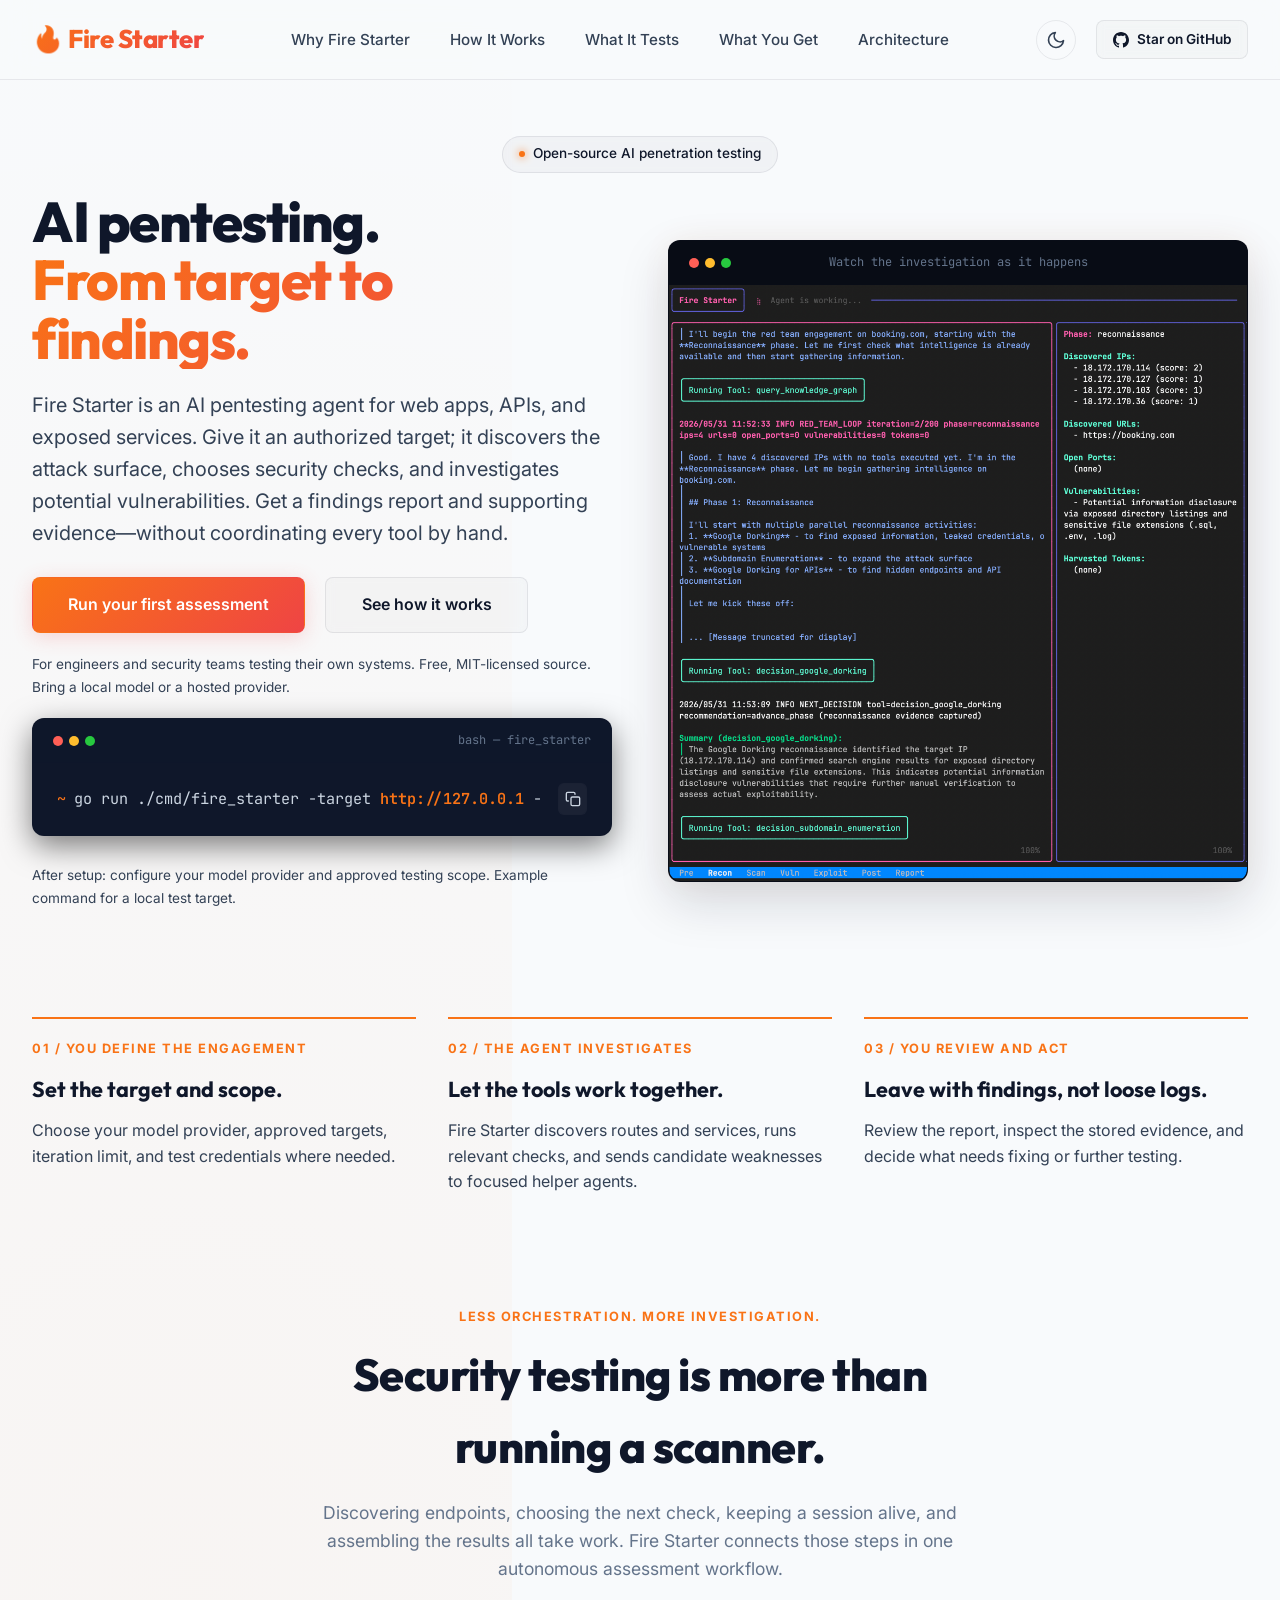
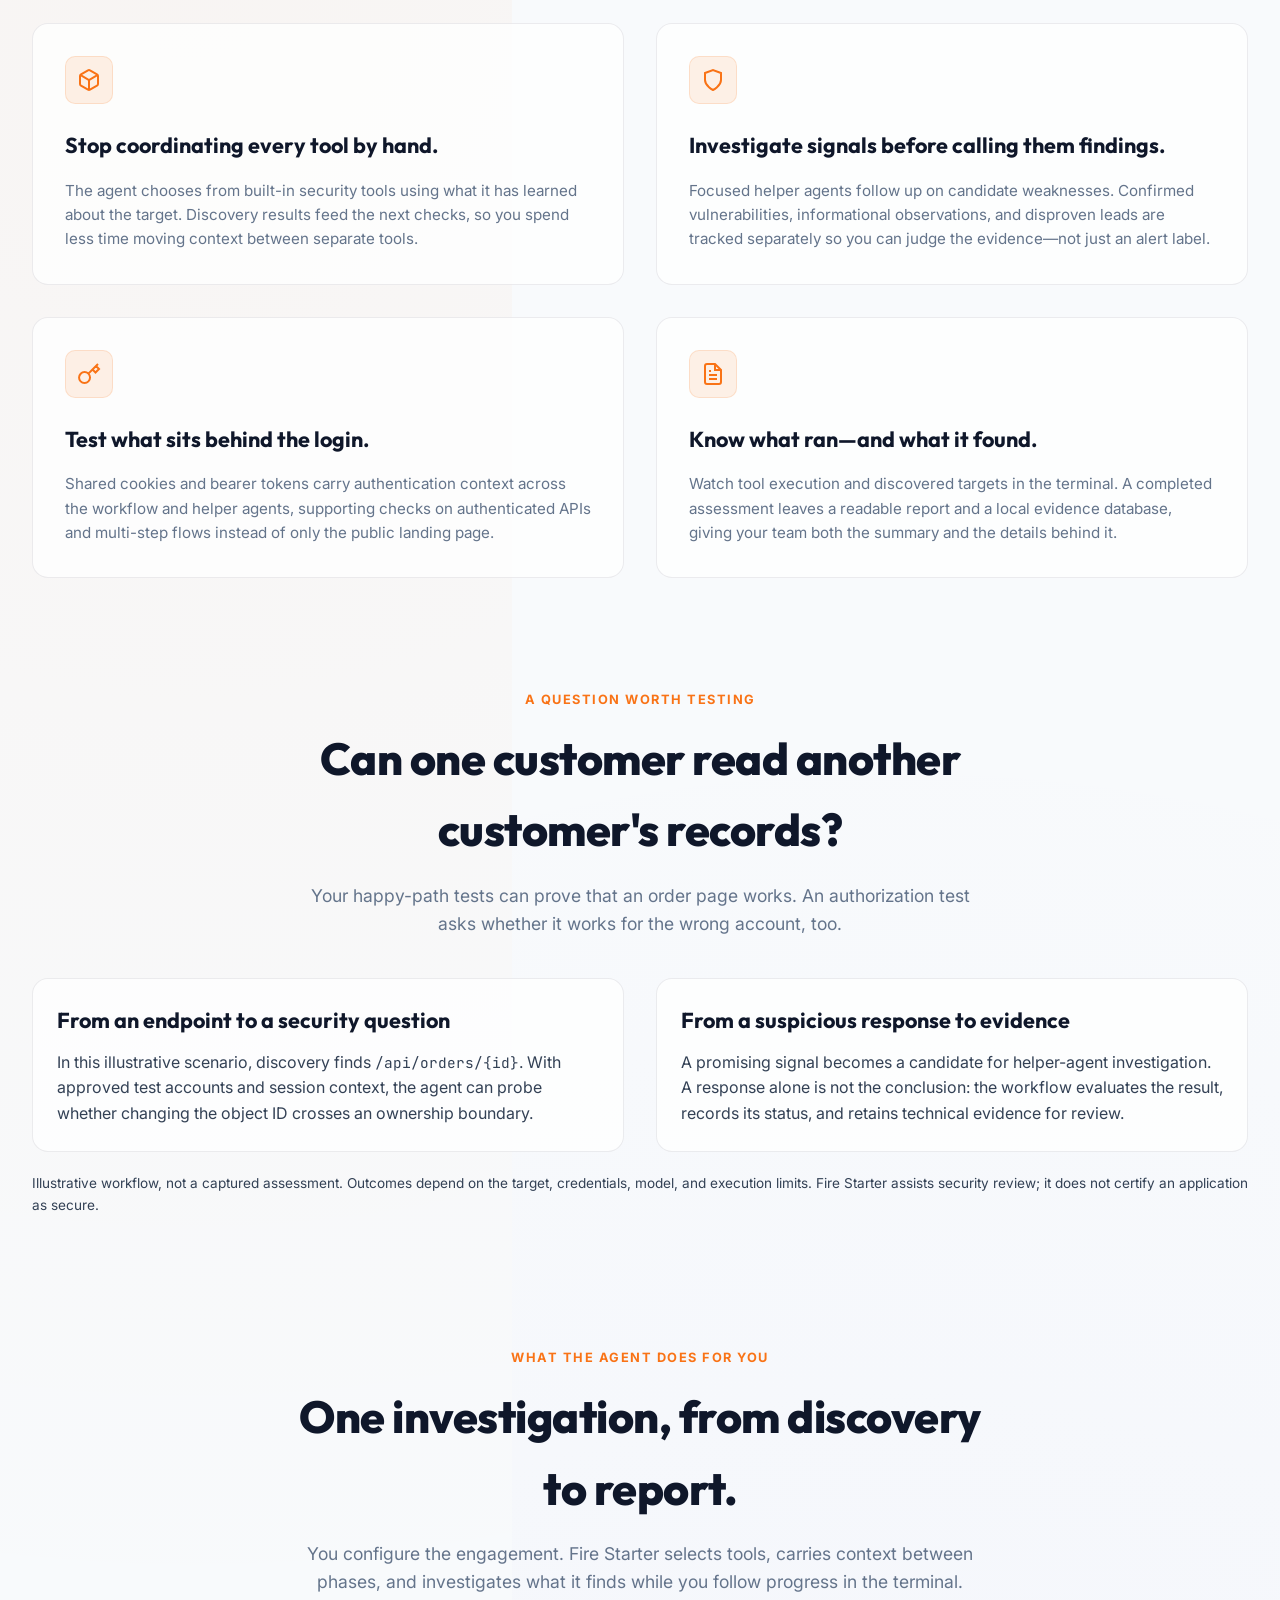
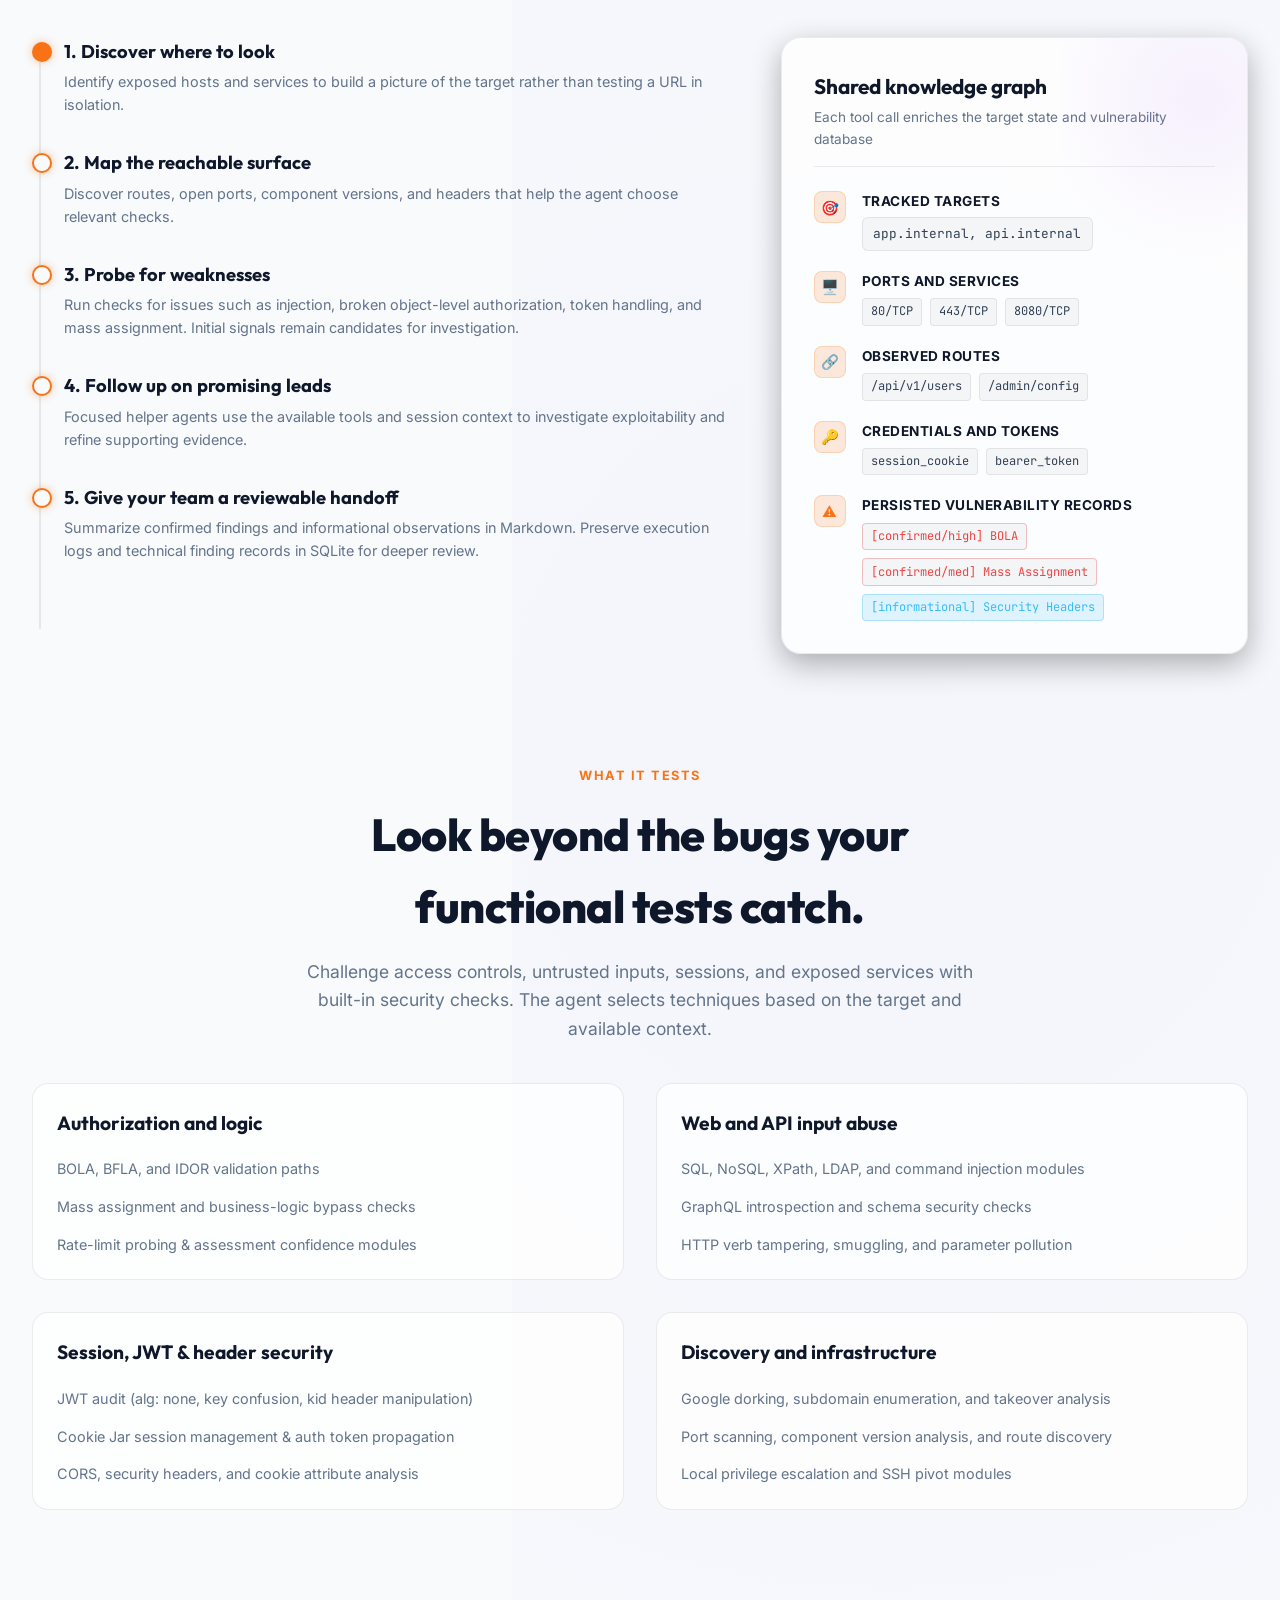
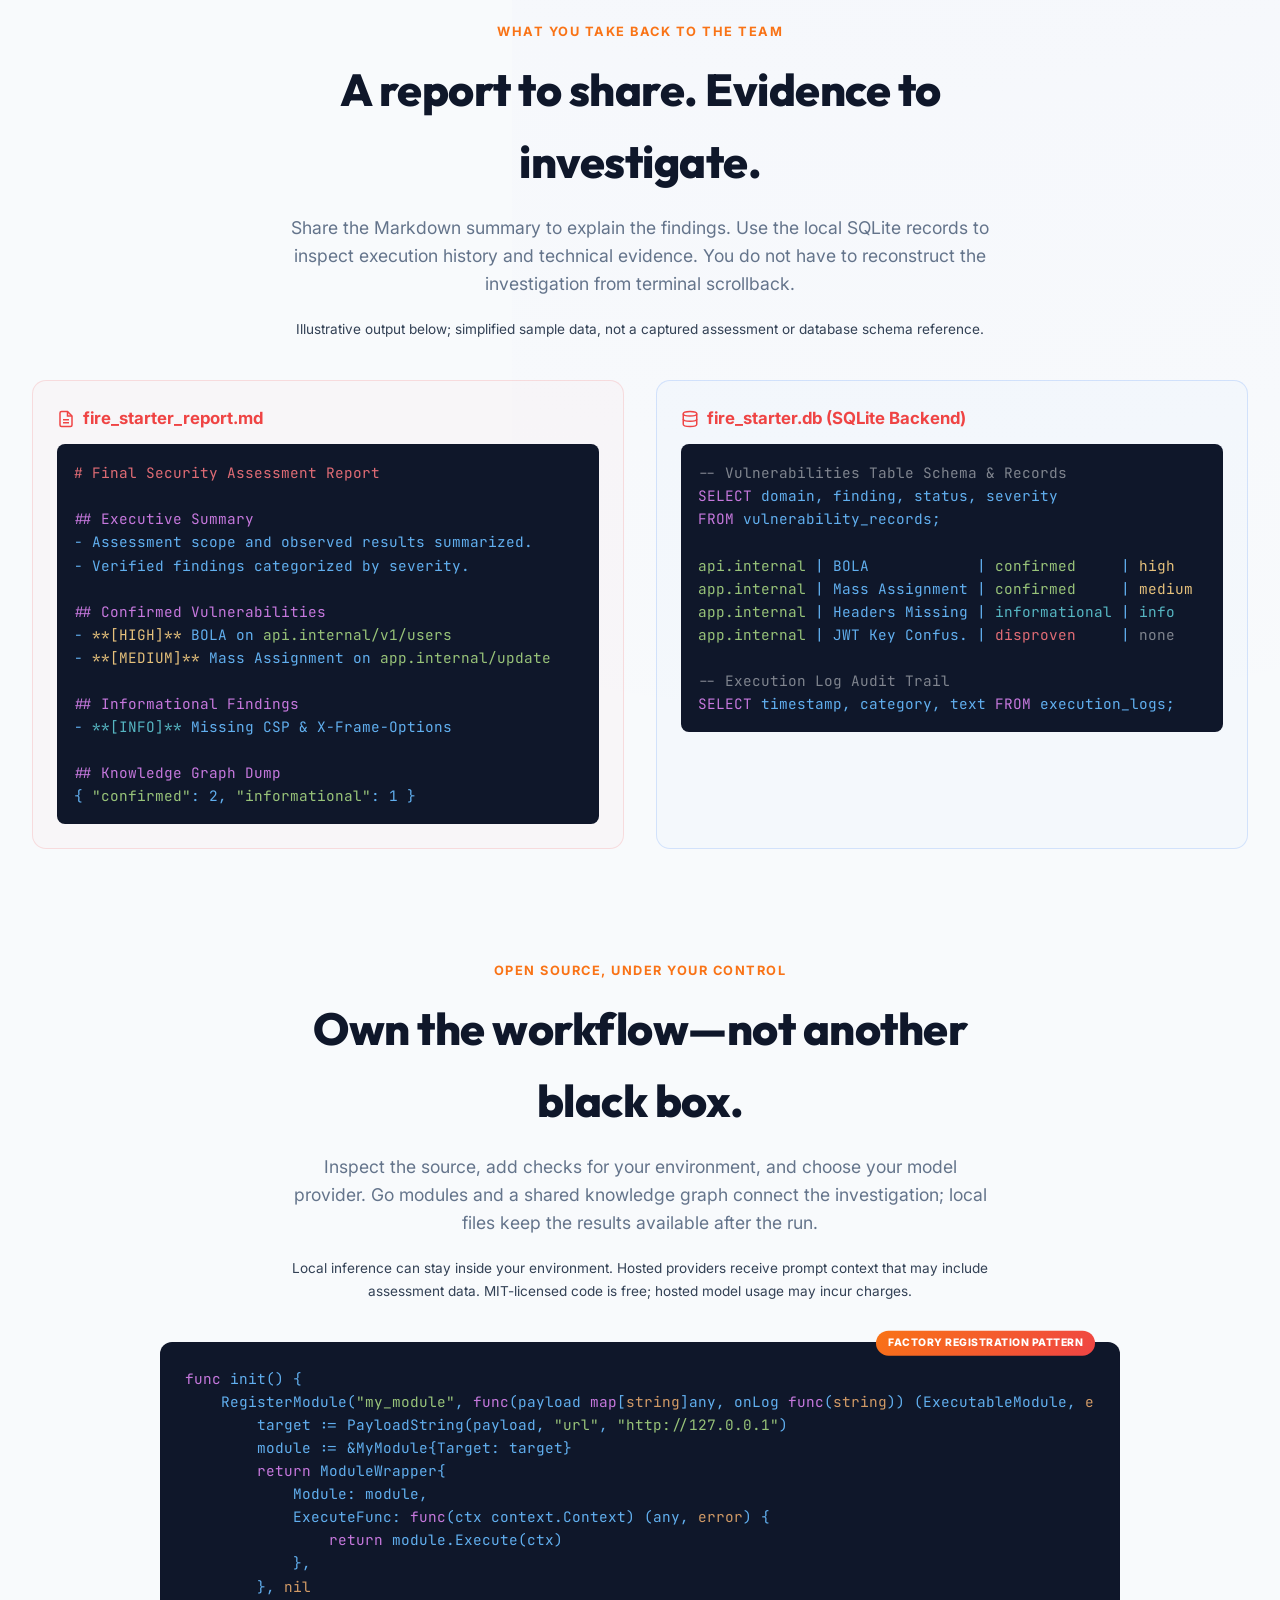
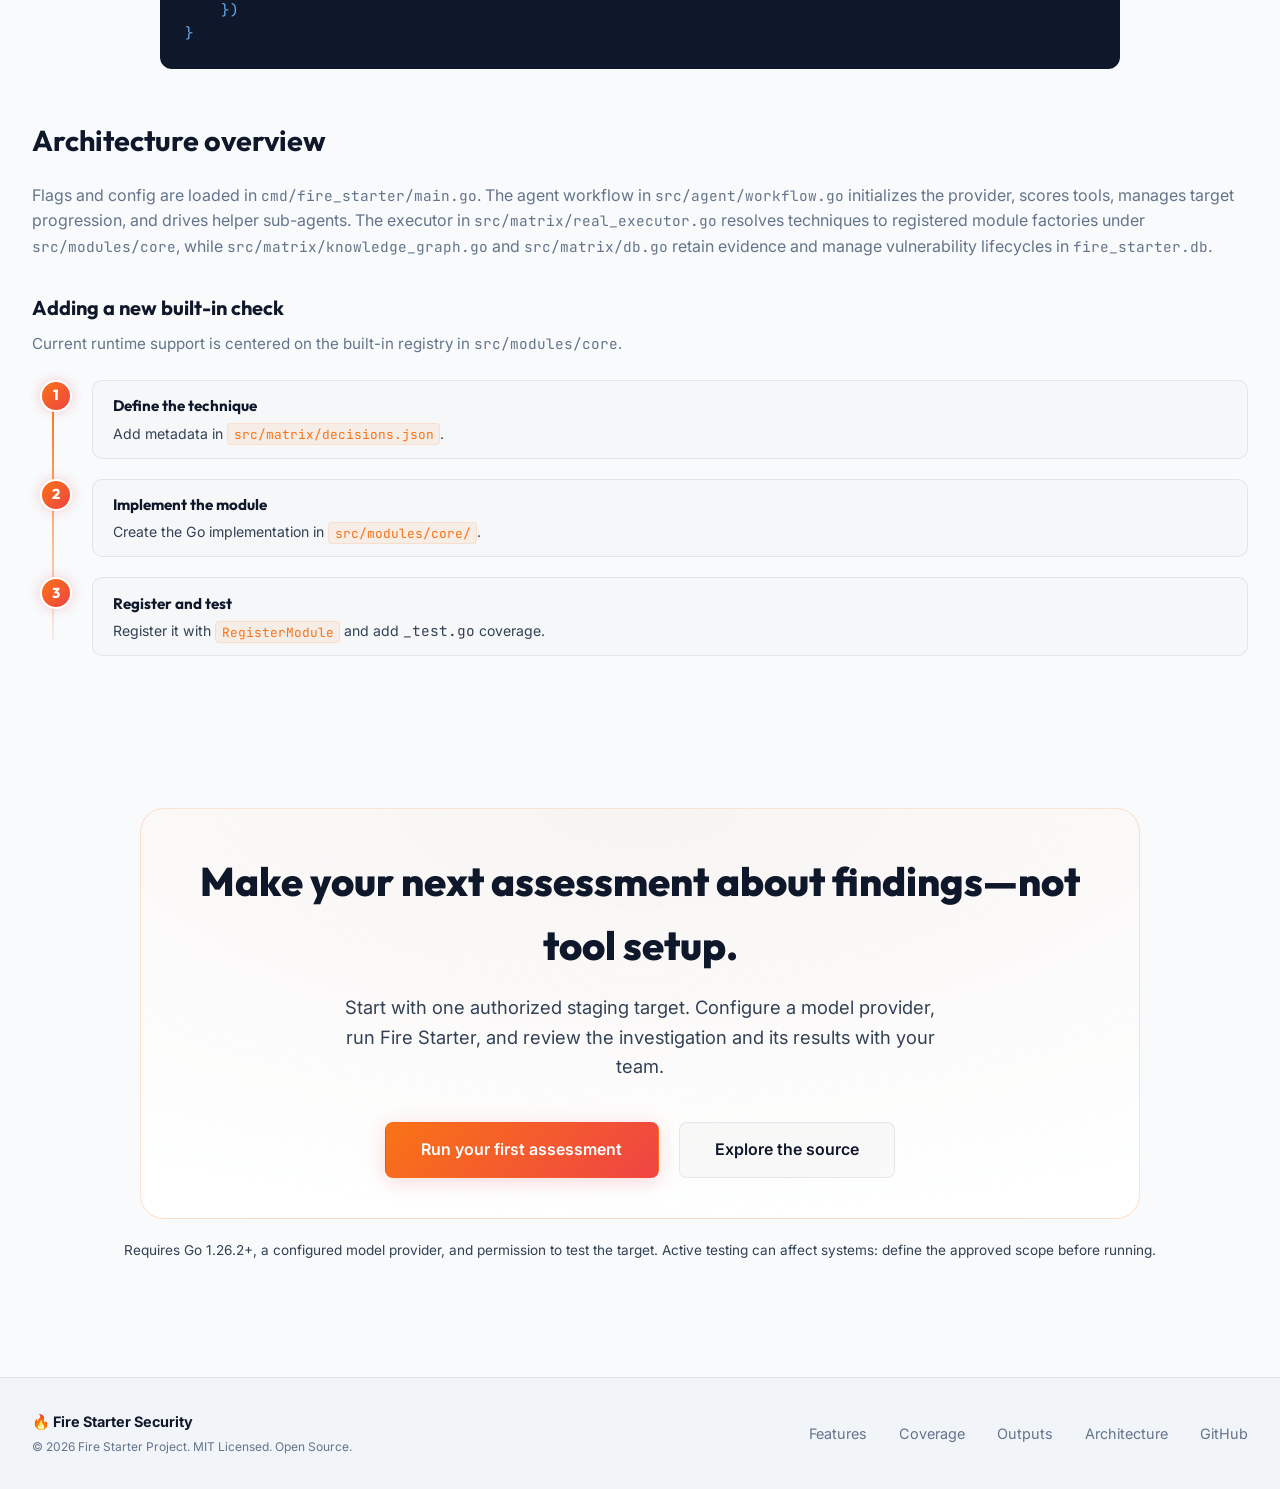
<file: website/index.html>
<!DOCTYPE html>
<html lang="en">
<head>
    <meta charset="UTF-8">
    <meta name="viewport" content="width=device-width, initial-scale=1.0">
    <title>Fire Starter | AI Pentesting, From Target to Findings</title>
    <meta name="description" content="Fire Starter is an open-source AI pentesting agent. Discover attack surfaces, investigate vulnerabilities, and get findings with evidence—not more tool juggling.">
    <meta property="og:title" content="Fire Starter | AI Pentesting, From Target to Findings">
    <meta property="og:description" content="Give Fire Starter an authorized target. It chooses security checks, investigates potential weaknesses, and produces a findings report with stored technical evidence.">
    <meta property="og:image" content="https://damicoac.github.io/fire_starter/dashboard-preview.png">
    <meta name="twitter:card" content="summary_large_image">
    <link rel="stylesheet" href="style.css">
    
    <link rel="preconnect" href="https://fonts.googleapis.com">
    <link rel="preconnect" href="https://fonts.gstatic.com" crossorigin>
    <link href="https://fonts.googleapis.com/css2?family=Inter:wght@400;500;600;700&family=Outfit:wght@600;700;800&family=JetBrains+Mono:wght@400;500;600&display=swap" rel="stylesheet">
</head>
<body>

    <header id="nav-header">
        <nav>
            <a href="#" class="logo-container">
                <span class="logo-fire">🔥 Fire Starter</span>
            </a>
            <ul class="nav-links">
                <li><a href="#features">Why Fire Starter</a></li>
                <li><a href="#loop">How It Works</a></li>
                <li><a href="#coverage">What It Tests</a></li>
                <li><a href="#reports">What You Get</a></li>
                <li><a href="#architecture">Architecture</a></li>
            </ul>
            <div class="nav-actions">
                <button class="theme-toggle-btn" id="theme-toggle" aria-label="Toggle light/dark theme">
                    <svg class="sun-icon" width="20" height="20" viewBox="0 0 24 24" fill="none" stroke="currentColor" stroke-width="2" stroke-linecap="round" stroke-linejoin="round"><circle cx="12" cy="12" r="5"></circle><line x1="12" y1="1" x2="12" y2="3"></line><line x1="12" y1="21" x2="12" y2="23"></line><line x1="4.22" y1="4.22" x2="5.64" y2="5.64"></line><line x1="18.36" y1="18.36" x2="19.78" y2="19.78"></line><line x1="1" y1="12" x2="3" y2="12"></line><line x1="21" y1="12" x2="23" y2="12"></line><line x1="4.22" y1="19.78" x2="5.64" y2="18.36"></line><line x1="18.36" y1="5.64" x2="19.78" y2="4.22"></line></svg>
                    <svg class="moon-icon" width="20" height="20" viewBox="0 0 24 24" fill="none" stroke="currentColor" stroke-width="2" stroke-linecap="round" stroke-linejoin="round"><path d="M21 12.79A9 9 0 1 1 11.21 3 7 7 0 0 0 21 12.79z"></path></svg>
                </button>
                <a href="https://github.com/damicoac/fire_starter/" target="_blank" class="btn btn-secondary nav-github-btn" style="padding: 0.5rem 1rem; font-size: 0.85rem; display: flex; align-items: center; gap: 0.5rem;">
                    <svg class="github-icon" width="16" height="16" viewBox="0 0 24 24" fill="currentColor"><path d="M12 0c-6.626 0-12 5.373-12 12 0 5.302 3.438 9.8 8.207 11.387.599.111.793-.261.793-.577v-2.234c-3.338.726-4.033-1.416-4.033-1.416-.546-1.387-1.333-1.756-1.333-1.756-1.089-.745.083-.729.083-.729 1.205.084 1.839 1.237 1.839 1.237 1.07 1.834 2.807 1.304 3.492.997.107-.775.418-1.305.762-1.604-2.665-.305-5.467-1.334-5.467-5.931 0-1.311.469-2.381 1.236-3.221-.124-.303-.535-1.524.117-3.176 0 0 1.008-.322 3.301 1.23.957-.266 1.983-.399 3.003-.404 1.02.005 2.047.138 3.006.404 2.291-1.552 3.297-1.23 3.297-1.23.653 1.653.242 2.874.118 3.176.77.84 1.235 1.911 1.235 3.221 0 4.609-2.807 5.624-5.479 5.921.43.372.823 1.102.823 2.222v3.293c0 .319.192.694.801.576 4.765-1.589 8.199-6.086 8.199-11.386 0-6.627-5.373-12-12-12z"/></svg>
                    <span>Star on GitHub</span>
                </a>
                <button class="mobile-menu-toggle" id="mobile-menu-toggle" aria-label="Toggle mobile navigation">
                    <svg width="20" height="20" viewBox="0 0 24 24" fill="none" stroke="currentColor" stroke-width="2" stroke-linecap="round" stroke-linejoin="round">
                        <line x1="3" y1="6" x2="21" y2="6" class="line-1"></line>
                        <line x1="3" y1="12" x2="21" y2="12" class="line-2"></line>
                        <line x1="3" y1="18" x2="21" y2="18" class="line-3"></line>
                    </svg>
                </button>
            </div>
        </nav>
    </header>

    <main>
        <section class="hero-section">
            <div class="hero-pill">
                <span class="pulse-dot"></span>
                <span>Open-source AI penetration testing</span>
            </div>
            <div class="hero-content">
                <div class="hero-info">
                    <h1>AI pentesting.<br><span class="gradient-text">From target to findings.</span></h1>
                    <p class="subtitle">Fire Starter is an AI pentesting agent for web apps, APIs, and exposed services. Give it an authorized target; it discovers the attack surface, chooses security checks, and investigates potential vulnerabilities. Get a findings report and supporting evidence—without coordinating every tool by hand.</p>
                    <div class="hero-actions">
                        <a href="https://github.com/damicoac/fire_starter/blob/main/docs/quick_start.md" class="btn btn-primary">Run your first assessment</a>
                        <a href="#example" class="btn btn-secondary">See how it works</a>
                    </div>
                    <p class="product-note">For engineers and security teams testing their own systems. Free, MIT-licensed source. Bring a local model or a hosted provider.</p>
                    
                    <div class="terminal-container">
                        <div class="terminal-header">
                            <div class="terminal-dots">
                                <span class="terminal-dot red"></span>
                                <span class="terminal-dot yellow"></span>
                                <span class="terminal-dot green"></span>
                            </div>
                            <span class="terminal-title">bash — fire_starter</span>
                        </div>
                        <div class="terminal-body">
                            <div class="terminal-line">
                                <div class="terminal-command-wrapper">
                                    <span class="terminal-prompt">~</span>
                                    <span class="terminal-command">go run ./cmd/fire_starter -target <span class="highlight">http://127.0.0.1</span> -verbose</span>
                                </div>
                                <button class="btn-copy-command" id="btn-copy-command" aria-label="Copy command">
                                    <svg class="copy-icon" width="16" height="16" viewBox="0 0 24 24" fill="none" stroke="currentColor" stroke-width="2" stroke-linecap="round" stroke-linejoin="round"><rect x="9" y="9" width="13" height="13" rx="2" ry="2"></rect><path d="M5 15H4a2 2 0 0 1-2-2V4a2 2 0 0 1 2-2h9a2 2 0 0 1 2 2v1"></path></svg>
                                </button>
                            </div>
                        </div>
                    </div>
                    <p class="setup-note">After setup: configure your model provider and approved testing scope. Example command for a local test target.</p>

                </div>

                <div class="hero-dashboard-preview">
                    <div class="dashboard-window">
                        <div class="window-header">
                            <div class="window-dots">
                                <span class="window-dot red"></span>
                                <span class="window-dot yellow"></span>
                                <span class="window-dot green"></span>
                            </div>
                            <span class="window-title">Watch the investigation as it happens</span>
                            <div class="window-dots-spacer" style="width: 42px;"></div>
                        </div>
                        <div class="window-body">
                            <img src="dashboard-preview.png" alt="Fire Starter terminal showing the agent choosing tools, discovered targets, and potential findings" class="dashboard-img">
                        </div>
                    </div>
                </div>
            </div>
        </section>

        <section class="assessment-journey" aria-label="From setup to security findings">
            <article><span class="section-tag">01 / You define the engagement</span><h2>Set the target and scope.</h2><p>Choose your model provider, approved targets, iteration limit, and test credentials where needed.</p></article>
            <article><span class="section-tag">02 / The agent investigates</span><h2>Let the tools work together.</h2><p>Fire Starter discovers routes and services, runs relevant checks, and sends candidate weaknesses to focused helper agents.</p></article>
            <article><span class="section-tag">03 / You review and act</span><h2>Leave with findings, not loose logs.</h2><p>Review the report, inspect the stored evidence, and decide what needs fixing or further testing.</p></article>
        </section>

        <section id="features">
            <div class="section-header">
                <span class="section-tag">Less orchestration. More investigation.</span>
                <h2 class="section-title">Security testing is more than running a scanner.</h2>
                <p class="section-subtitle">Discovering endpoints, choosing the next check, keeping a session alive, and assembling the results all take work. Fire Starter connects those steps in one autonomous assessment workflow.</p>
            </div>

            <div class="features-grid">
                <div class="feature-card">
                    <div class="feature-icon-wrapper">
                        <svg width="24" height="24" viewBox="0 0 24 24" fill="none" stroke="currentColor" stroke-width="2"><path d="M21 16V8a2 2 0 0 0-1-1.73l-7-4a2 2 0 0 0-2 0l-7 4A2 2 0 0 0 3 8v8a2 2 0 0 0 1 1.73l7 4a2 2 0 0 0 2 0l7-4A2 2 0 0 0 21 16z"></path><polyline points="3.27 6.96 12 12.01 20.73 6.96"></polyline><line x1="12" y1="22.08" x2="12" y2="12"></line></svg>
                    </div>
                    <h3>Stop coordinating every tool by hand.</h3>
                    <p>The agent chooses from built-in security tools using what it has learned about the target. Discovery results feed the next checks, so you spend less time moving context between separate tools.</p>
                </div>
                <div class="feature-card">
                    <div class="feature-icon-wrapper">
                        <svg width="24" height="24" viewBox="0 0 24 24" fill="none" stroke="currentColor" stroke-width="2"><path d="M12 22s8-4 8-10V5l-8-3-8 3v7c0 6 8 10 8 10z"></path></svg>
                    </div>
                    <h3>Investigate signals before calling them findings.</h3>
                    <p>Focused helper agents follow up on candidate weaknesses. Confirmed vulnerabilities, informational observations, and disproven leads are tracked separately so you can judge the evidence—not just an alert label.</p>
                </div>
                <div class="feature-card">
                    <div class="feature-icon-wrapper">
                        <svg width="24" height="24" viewBox="0 0 24 24" fill="none" stroke="currentColor" stroke-width="2"><path d="M21 2l-2 2m-7.61 7.61a5.5 5.5 0 1 1-7.778 7.778 5.5 5.5 0 0 1 7.777-7.777zm0 0L15.5 7.5m0 0l3 3L22 7l-3-3m-3.5 3.5L19 4"></path></svg>
                    </div>
                    <h3>Test what sits behind the login.</h3>
                    <p>Shared cookies and bearer tokens carry authentication context across the workflow and helper agents, supporting checks on authenticated APIs and multi-step flows instead of only the public landing page.</p>
                </div>
                <div class="feature-card">
                    <div class="feature-icon-wrapper">
                        <svg width="24" height="24" viewBox="0 0 24 24" fill="none" stroke="currentColor" stroke-width="2"><path d="M14 2H6a2 2 0 0 0-2 2v16a2 2 0 0 0 2 2h12a2 2 0 0 0 2-2V8z"></path><polyline points="14 2 14 8 20 8"></polyline><line x1="16" y1="13" x2="8" y2="13"></line><line x1="16" y1="17" x2="8" y2="17"></line><polyline points="10 9 9 9 8 9"></polyline></svg>
                    </div>
                    <h3>Know what ran—and what it found.</h3>
                    <p>Watch tool execution and discovered targets in the terminal. A completed assessment leaves a readable report and a local evidence database, giving your team both the summary and the details behind it.</p>
                </div>
            </div>
        </section>

        <section id="example">
            <div class="section-header">
                <span class="section-tag">A question worth testing</span>
                <h2 class="section-title">Can one customer read another customer's records?</h2>
                <p class="section-subtitle">Your happy-path tests can prove that an order page works. An authorization test asks whether it works for the wrong account, too.</p>
            </div>
            <div class="coverage-grid">
                <article class="coverage-card">
                    <h3>From an endpoint to a security question</h3>
                    <p>In this illustrative scenario, discovery finds <code>/api/orders/{id}</code>. With approved test accounts and session context, the agent can probe whether changing the object ID crosses an ownership boundary.</p>
                </article>
                <article class="coverage-card">
                    <h3>From a suspicious response to evidence</h3>
                    <p>A promising signal becomes a candidate for helper-agent investigation. A response alone is not the conclusion: the workflow evaluates the result, records its status, and retains technical evidence for review.</p>
                </article>
            </div>
            <p class="product-note">Illustrative workflow, not a captured assessment. Outcomes depend on the target, credentials, model, and execution limits. Fire Starter assists security review; it does not certify an application as secure.</p>
        </section>

        <section id="loop">
            <div class="section-header">
                <span class="section-tag">What the agent does for you</span>
                <h2 class="section-title">One investigation, from discovery to report.</h2>
                <p class="section-subtitle">You configure the engagement. Fire Starter selects tools, carries context between phases, and investigates what it finds while you follow progress in the terminal.</p>
            </div>

            <div class="pipeline-layout">
                <div class="phases-timeline">
                    <div class="timeline-step active">
                        <h4>1. Discover where to look</h4>
                        <p>Identify exposed hosts and services to build a picture of the target rather than testing a URL in isolation.</p>
                    </div>
                    <div class="timeline-step">
                        <h4>2. Map the reachable surface</h4>
                        <p>Discover routes, open ports, component versions, and headers that help the agent choose relevant checks.</p>
                    </div>
                    <div class="timeline-step">
                        <h4>3. Probe for weaknesses</h4>
                        <p>Run checks for issues such as injection, broken object-level authorization, token handling, and mass assignment. Initial signals remain candidates for investigation.</p>
                    </div>
                    <div class="timeline-step">
                        <h4>4. Follow up on promising leads</h4>
                        <p>Focused helper agents use the available tools and session context to investigate exploitability and refine supporting evidence.</p>
                    </div>
                    <div class="timeline-step">
                        <h4>5. Give your team a reviewable handoff</h4>
                        <p>Summarize confirmed findings and informational observations in Markdown. Preserve execution logs and technical finding records in SQLite for deeper review.</p>
                    </div>
                </div>

                <div class="knowledge-graph-card">
                    <div class="graph-header">
                        <h3>Shared knowledge graph</h3>
                        <p>Each tool call enriches the target state and vulnerability database</p>
                    </div>
                    <div class="graph-items">
                        <div class="graph-item">
                            <div class="graph-item-icon">🎯</div>
                            <div class="graph-item-content">
                                <div class="graph-item-title">Tracked Targets</div>
                                <div class="graph-item-value">app.internal, api.internal</div>
                            </div>
                        </div>
                        <div class="graph-item">
                            <div class="graph-item-icon">🖥️</div>
                            <div class="graph-item-content">
                                <div class="graph-item-title">Ports and services</div>
                                <div class="graph-item-pills">
                                    <span class="graph-item-pill">80/TCP</span>
                                    <span class="graph-item-pill">443/TCP</span>
                                    <span class="graph-item-pill">8080/TCP</span>
                                </div>
                            </div>
                        </div>
                        <div class="graph-item">
                            <div class="graph-item-icon">🔗</div>
                            <div class="graph-item-content">
                                <div class="graph-item-title">Observed routes</div>
                                <div class="graph-item-pills">
                                    <span class="graph-item-pill">/api/v1/users</span>
                                    <span class="graph-item-pill">/admin/config</span>
                                </div>
                            </div>
                        </div>
                        <div class="graph-item">
                            <div class="graph-item-icon">🔑</div>
                            <div class="graph-item-content">
                                <div class="graph-item-title">Credentials and tokens</div>
                                <div class="graph-item-pills">
                                    <span class="graph-item-pill">session_cookie</span>
                                    <span class="graph-item-pill">bearer_token</span>
                                </div>
                            </div>
                        </div>
                        <div class="graph-item">
                            <div class="graph-item-icon">⚠️</div>
                            <div class="graph-item-content">
                                <div class="graph-item-title">Persisted vulnerability records</div>
                                <div class="graph-item-pills">
                                    <span class="graph-item-pill danger">[confirmed/high] BOLA</span>
                                    <span class="graph-item-pill danger">[confirmed/med] Mass Assignment</span>
                                    <span class="graph-item-pill" style="background: rgba(56, 189, 248, 0.15); color: #38bdf8; border: 1px solid rgba(56, 189, 248, 0.3);">[informational] Security Headers</span>
                                </div>
                            </div>
                        </div>
                    </div>
                </div>
            </div>
        </section>

        <section id="coverage" class="card-glass-wrapper">
            <div class="section-header">
                <span class="section-tag">What it tests</span>
                <h2 class="section-title">Look beyond the bugs your functional tests catch.</h2>
                <p class="section-subtitle">Challenge access controls, untrusted inputs, sessions, and exposed services with built-in security checks. The agent selects techniques based on the target and available context.</p>
            </div>

            <div class="coverage-layout">
                <div class="coverage-grid">
                    <div class="coverage-card">
                        <h4>Authorization and logic</h4>
                        <ul>
                            <li>BOLA, BFLA, and IDOR validation paths</li>
                            <li>Mass assignment and business-logic bypass checks</li>
                            <li>Rate-limit probing & assessment confidence modules</li>
                        </ul>
                    </div>
                    <div class="coverage-card">
                        <h4>Web and API input abuse</h4>
                        <ul>
                            <li>SQL, NoSQL, XPath, LDAP, and command injection modules</li>
                            <li>GraphQL introspection and schema security checks</li>
                            <li>HTTP verb tampering, smuggling, and parameter pollution</li>
                        </ul>
                    </div>
                    <div class="coverage-card">
                        <h4>Session, JWT & header security</h4>
                        <ul>
                            <li>JWT audit (alg: none, key confusion, kid header manipulation)</li>
                            <li>Cookie Jar session management & auth token propagation</li>
                            <li>CORS, security headers, and cookie attribute analysis</li>
                        </ul>
                    </div>
                    <div class="coverage-card">
                        <h4>Discovery and infrastructure</h4>
                        <ul>
                            <li>Google dorking, subdomain enumeration, and takeover analysis</li>
                            <li>Port scanning, component version analysis, and route discovery</li>
                            <li>Local privilege escalation and SSH pivot modules</li>
                        </ul>
                    </div>
                </div>
            </div>
        </section>

        <section id="reports">
            <div class="section-header">
                <span class="section-tag">What you take back to the team</span>
                <h2 class="section-title">A report to share. Evidence to investigate.</h2>
                <p class="section-subtitle">Share the Markdown summary to explain the findings. Use the local SQLite records to inspect execution history and technical evidence. You do not have to reconstruct the investigation from terminal scrollback.</p>
                <p class="product-note">Illustrative output below; simplified sample data, not a captured assessment or database schema reference.</p>
            </div>

            <div class="reports-grid">
                <div class="report-card">
                    <div class="report-card-title">
                        <svg width="18" height="18" viewBox="0 0 24 24" fill="none" stroke="currentColor" stroke-width="2"><path d="M14 2H6a2 2 0 0 0-2 2v16a2 2 0 0 0 2 2h12a2 2 0 0 0 2-2V8z"></path><polyline points="14 2 14 8 20 8"></polyline><line x1="16" y1="13" x2="8" y2="13"></line><line x1="16" y1="17" x2="8" y2="17"></line></svg>
                        <span>fire_starter_report.md</span>
                    </div>
                    <div class="report-markdown">
<pre style="background: transparent; border: none; padding: 0; color: #f8fafc;"><code style="color: #61afef;"><span style="color: #e06c75;"># Final Security Assessment Report</span>

<span style="color: #c678dd;">## Executive Summary</span>
- Assessment scope and observed results summarized.
- Verified findings categorized by severity.

<span style="color: #c678dd;">## Confirmed Vulnerabilities</span>
- <span style="color: #e5c07b;">**[HIGH]**</span> BOLA on <code style="color: #98c379;">api.internal/v1/users</code>
- <span style="color: #e5c07b;">**[MEDIUM]**</span> Mass Assignment on <code style="color: #98c379;">app.internal/update</code>

<span style="color: #c678dd;">## Informational Findings</span>
- <span style="color: #56b6c2;">**[INFO]**</span> Missing CSP & X-Frame-Options

<span style="color: #c678dd;">## Knowledge Graph Dump</span>
{ <span style="color: #98c379;">"confirmed"</span>: 2, <span style="color: #98c379;">"informational"</span>: 1 }</code></pre>
                    </div>
                </div>

                <div class="report-card db-card">
                    <div class="report-card-title">
                        <svg width="18" height="18" viewBox="0 0 24 24" fill="none" stroke="currentColor" stroke-width="2"><ellipse cx="12" cy="5" rx="9" ry="3"></ellipse><path d="M21 12c0 1.66-4 3-9 3s-9-1.34-9-3"></path><path d="M3 5v14c0 1.66 4 3 9 3s9-1.34 9-3V5"></path></svg>
                        <span>fire_starter.db (SQLite Backend)</span>
                    </div>
                    <div class="report-markdown">
<pre style="background: transparent; border: none; padding: 0; color: #f8fafc;"><code style="color: #61afef;"><span style="color: #7f848e;">-- Vulnerabilities Table Schema & Records</span>
<span style="color: #c678dd;">SELECT</span> domain, finding, status, severity 
<span style="color: #c678dd;">FROM</span> vulnerability_records;

<span style="color: #98c379;">api.internal</span> | BOLA            | <span style="color: #98c379;">confirmed</span>     | <span style="color: #e5c07b;">high</span>
<span style="color: #98c379;">app.internal</span> | Mass Assignment | <span style="color: #98c379;">confirmed</span>     | <span style="color: #e5c07b;">medium</span>
<span style="color: #98c379;">app.internal</span> | Headers Missing | <span style="color: #56b6c2;">informational</span> | <span style="color: #56b6c2;">info</span>
<span style="color: #98c379;">app.internal</span> | JWT Key Confus. | <span style="color: #e06c75;">disproven</span>     | <span style="color: #7f848e;">none</span>

<span style="color: #7f848e;">-- Execution Log Audit Trail</span>
<span style="color: #c678dd;">SELECT</span> timestamp, category, text <span style="color: #c678dd;">FROM</span> execution_logs;</code></pre>
                    </div>
                </div>
            </div>
        </section>

        <section id="architecture">
            <div class="section-header">
                <span class="section-tag">Open source, under your control</span>
                <h2 class="section-title">Own the workflow—not another black box.</h2>
                <p class="section-subtitle">Inspect the source, add checks for your environment, and choose your model provider. Go modules and a shared knowledge graph connect the investigation; local files keep the results available after the run.</p>
                <p class="product-note">Local inference can stay inside your environment. Hosted providers receive prompt context that may include assessment data. MIT-licensed code is free; hosted model usage may incur charges.</p>
            </div>

            <div class="tech-code-container" style="max-width: 960px; margin: 2.5rem auto 3rem;">
                <div class="tech-code-title">Factory registration pattern</div>
                <pre style="background: transparent; border: none; padding: 0;"><code style="color: #61afef;"><span style="color: #c678dd;">func</span> init() {
    RegisterModule(<span style="color: #98c379;">"my_module"</span>, <span style="color: #c678dd;">func</span>(payload <span style="color: #c678dd;">map</span>[<span style="color: #d19a66;">string</span>]any, onLog <span style="color: #c678dd;">func</span>(<span style="color: #d19a66;">string</span>)) (ExecutableModule, <span style="color: #d19a66;">error</span>) {
        target := PayloadString(payload, <span style="color: #98c379;">"url"</span>, <span style="color: #98c379;">"http://127.0.0.1"</span>)
        module := &amp;MyModule{Target: target}
        <span style="color: #c678dd;">return</span> ModuleWrapper{
            Module: module,
            ExecuteFunc: <span style="color: #c678dd;">func</span>(ctx context.Context) (any, <span style="color: #d19a66;">error</span>) {
                <span style="color: #c678dd;">return</span> module.Execute(ctx)
            },
        }, <span style="color: #d19a66;">nil</span>
    })
}</code></pre>
            </div>

            <div class="tech-architecture" style="grid-template-columns: 1fr;">
                <div class="tech-details">
                    <h3>Architecture overview</h3>
                    <p>Flags and config are loaded in <code>cmd/fire_starter/main.go</code>. The agent workflow in <code>src/agent/workflow.go</code> initializes the provider, scores tools, manages target progression, and drives helper sub-agents. The executor in <code>src/matrix/real_executor.go</code> resolves techniques to registered module factories under <code>src/modules/core</code>, while <code>src/matrix/knowledge_graph.go</code> and <code>src/matrix/db.go</code> retain evidence and manage vulnerability lifecycles in <code>fire_starter.db</code>.</p>
                    
                    <h4 class="tech-steps-title">Adding a new built-in check</h4>
                    <p class="tech-steps-intro">Current runtime support is centered on the built-in registry in <code>src/modules/core</code>.</p>
                    
                    <div class="workflow-steps">
                        <div class="workflow-step">
                            <div class="step-badge">1</div>
                            <div class="step-body">
                                <span class="step-title">Define the technique</span>
                                <span class="step-desc">Add metadata in <code class="code-highlight">src/matrix/decisions.json</code>.</span>
                            </div>
                        </div>
                        <div class="workflow-step">
                            <div class="step-badge">2</div>
                            <div class="step-body">
                                <span class="step-title">Implement the module</span>
                                <span class="step-desc">Create the Go implementation in <code class="code-highlight">src/modules/core/</code>.</span>
                            </div>
                        </div>
                        <div class="workflow-step">
                            <div class="step-badge">3</div>
                            <div class="step-body">
                                <span class="step-title">Register and test</span>
                                <span class="step-desc">Register it with <code class="code-highlight">RegisterModule</code> and add <code>_test.go</code> coverage.</span>
                            </div>
                        </div>
                    </div>
                </div>
            </div>
        </section>

        <section class="cta-banner">
            <div class="cta-card">
                <h2>Make your next assessment about findings—not tool setup.</h2>
                <p>Start with one authorized staging target. Configure a model provider, run Fire Starter, and review the investigation and its results with your team.</p>
                <div class="hero-actions" style="margin-top: 2rem;">
                    <a href="https://github.com/damicoac/fire_starter/blob/main/docs/quick_start.md" class="btn btn-primary">Run your first assessment</a>
                    <a href="https://github.com/damicoac/fire_starter/" class="btn btn-secondary">Explore the source</a>
                </div>
            </div>
            <p class="product-note">Requires Go 1.26.2+, a configured model provider, and permission to test the target. Active testing can affect systems: define the approved scope before running.</p>
        </section>
    </main>

    <footer>
        <div class="footer-content">
            <div class="footer-copyright">
                <p style="font-weight: 700; color: var(--text-primary);">🔥 Fire Starter Security</p>
                <p style="font-size: 0.75rem;">&copy; 2026 Fire Starter Project. MIT Licensed. Open Source.</p>
            </div>
            <div class="footer-links">
                <a href="#features">Features</a>
                <a href="#coverage">Coverage</a>
                <a href="#reports">Outputs</a>
                <a href="#architecture">Architecture</a>
                <a href="https://github.com/damicoac/fire_starter/" target="_blank">GitHub</a>
            </div>
        </div>
    </footer>

    <script src="script.js"></script>
</body>
</html>
</file>
<file: website/style.css>
:root {
    --bg-dark: #080c14;
    --bg-card: rgba(17, 24, 39, 0.65);
    --border-color: rgba(255, 255, 255, 0.08);
    --border-focus: rgba(249, 115, 22, 0.4);
    
    --text-primary: #f8fafc;
    --text-secondary: #cbd5e1;
    --text-muted: #64748b;
    
    /* Brand Gradients */
    --accent-orange: #f97316;
    --accent-red: #ef4444;
    --accent-purple: #a855f7;
    --accent-blue: #3b82f6;
    
    --gradient-fire: linear-gradient(135deg, #f97316 0%, #ef4444 100%);
    --gradient-glow: linear-gradient(135deg, rgba(249, 115, 22, 0.15) 0%, rgba(168, 85, 247, 0.15) 100%);
    --gradient-border: linear-gradient(135deg, rgba(255,255,255,0.12) 0%, rgba(255,255,255,0.03) 100%);
    
    --font-sans: 'Inter', system-ui, -apple-system, sans-serif;
    --font-display: 'Outfit', var(--font-sans);
    --font-mono: 'JetBrains Mono', monospace;
    --nav-height: 80px;
}

/* Light Theme Variables */
html[data-theme="light"] {
    --bg-dark: #f8fafc;
    --bg-card: rgba(255, 255, 255, 0.75);
    --border-color: rgba(15, 23, 42, 0.08);
    --border-focus: rgba(249, 115, 22, 0.6);
    
    --text-primary: #0f172a;
    --text-secondary: #334155;
    --text-muted: #64748b;
    
    --gradient-border: linear-gradient(135deg, rgba(15, 23, 42, 0.08) 0%, rgba(15, 23, 42, 0.02) 100%);
}

* {
    box-sizing: border-box;
    margin: 0;
    padding: 0;
}

/* Scrollbar styling */
::-webkit-scrollbar {
    width: 8px;
    height: 8px;
}
::-webkit-scrollbar-track {
    background: var(--bg-dark);
}
::-webkit-scrollbar-thumb {
    background: #1e293b;
    border-radius: 4px;
}
html[data-theme="light"] ::-webkit-scrollbar-thumb {
    background: #cbd5e1;
}
::-webkit-scrollbar-thumb:hover {
    background: #334155;
}
html[data-theme="light"] ::-webkit-scrollbar-thumb:hover {
    background: #94a3b8;
}

html {
    scroll-behavior: smooth;
    transition: background-color 0.3s ease;
}

body {
    font-family: var(--font-sans);
    background-color: var(--bg-dark);
    color: var(--text-secondary);
    line-height: 1.6;
    padding-top: var(--nav-height);
    overflow-x: hidden;
    position: relative;
    transition: background-color 0.3s ease, color 0.3s ease;
}

/* Ambient background glows */
body::before {
    content: '';
    position: absolute;
    top: -10%;
    left: -10%;
    width: 50%;
    height: 60%;
    background: radial-gradient(circle, rgba(249, 115, 22, 0.08) 0%, rgba(0, 0, 0, 0) 70%);
    pointer-events: none;
    z-index: -1;
}
html[data-theme="light"] body::before {
    background: radial-gradient(circle, rgba(249, 115, 22, 0.04) 0%, rgba(0, 0, 0, 0) 70%);
}

body::after {
    content: '';
    position: absolute;
    bottom: 20%;
    right: 0;
    width: 60%;
    height: 60%;
    background: radial-gradient(circle, rgba(99, 102, 241, 0.06) 0%, rgba(0, 0, 0, 0) 70%);
    pointer-events: none;
    z-index: -1;
}
html[data-theme="light"] body::after {
    background: radial-gradient(circle, rgba(99, 102, 241, 0.03) 0%, rgba(0, 0, 0, 0) 70%);
}

/* Glass Header */
header {
    position: fixed;
    top: 0;
    left: 0;
    width: 100%;
    height: var(--nav-height);
    background: rgba(8, 12, 20, 0.8);
    backdrop-filter: blur(16px);
    -webkit-backdrop-filter: blur(16px);
    border-bottom: 1px solid var(--border-color);
    z-index: 1000;
    transition: background 0.3s, border-color 0.3s;
}
html[data-theme="light"] header {
    background: rgba(248, 250, 252, 0.8);
}

nav {
    max-width: 1300px;
    margin: 0 auto;
    height: 100%;
    display: flex;
    justify-content: space-between;
    align-items: center;
    padding: 0 2rem;
}

.logo-container {
    display: flex;
    align-items: center;
    gap: 0.5rem;
    text-decoration: none;
}

.logo-fire {
    font-size: 1.6rem;
    font-weight: 800;
    font-family: var(--font-display);
    background: var(--gradient-fire);
    -webkit-background-clip: text;
    -webkit-text-fill-color: transparent;
    letter-spacing: -0.5px;
}

.logo-tag {
    font-size: 0.65rem;
    font-weight: 700;
    text-transform: uppercase;
    background: rgba(249, 115, 22, 0.15);
    color: var(--accent-orange);
    padding: 0.15rem 0.5rem;
    border-radius: 99px;
    letter-spacing: 0.5px;
    border: 1px solid rgba(249, 115, 22, 0.2);
}

.nav-links {
    list-style: none;
    display: flex;
    gap: 2.5rem;
    align-items: center;
}

.nav-links a {
    text-decoration: none;
    color: var(--text-secondary);
    font-weight: 500;
    font-size: 0.95rem;
    transition: color 0.2s, text-shadow 0.2s;
}

.nav-links a:hover {
    color: var(--text-primary);
}

.nav-actions {
    display: flex;
    align-items: center;
    gap: 1.25rem;
}

.btn-link {
    background: transparent;
    border: none;
    color: var(--text-secondary);
    font-family: var(--font-sans);
    font-size: 0.95rem;
    font-weight: 600;
    cursor: pointer;
    transition: color 0.2s;
}

.btn-link:hover {
    color: var(--text-primary);
}

/* Theme Toggle Button Styling */
.theme-toggle-btn {
    background: transparent;
    border: 1px solid var(--border-color);
    color: var(--text-secondary);
    width: 40px;
    height: 40px;
    border-radius: 50%;
    display: flex;
    align-items: center;
    justify-content: center;
    cursor: pointer;
    transition: all 0.2s ease;
}

.theme-toggle-btn:hover {
    color: var(--text-primary);
    border-color: var(--border-focus);
    background: rgba(255, 255, 255, 0.05);
}
html[data-theme="light"] .theme-toggle-btn:hover {
    background: rgba(15, 23, 42, 0.05);
}

/* Icon Swap Logic */
.sun-icon {
    display: block;
}
.moon-icon {
    display: none;
}
html[data-theme="light"] .sun-icon {
    display: none;
}
html[data-theme="light"] .moon-icon {
    display: block;
}

/* Hero Section */
.hero-section {
    min-height: calc(55vh - var(--nav-height));
    display: flex;
    flex-direction: column;
    align-items: center;
    justify-content: center;
    text-align: center;
    padding: 3.5rem 2rem 2rem;
    position: relative;
}

.hero-pill {
    display: inline-flex;
    align-items: center;
    gap: 0.5rem;
    background: rgba(255, 255, 255, 0.03);
    border: 1px solid var(--border-color);
    padding: 0.4rem 1rem;
    border-radius: 99px;
    margin-bottom: 1.25rem;
    font-size: 0.85rem;
    font-weight: 500;
    color: var(--text-primary);
    backdrop-filter: blur(4px);
    transition: border-color 0.3s;
}
html[data-theme="light"] .hero-pill {
    background: rgba(15, 23, 42, 0.03);
}

.hero-pill:hover {
    border-color: rgba(249, 115, 22, 0.3);
}

.hero-pill .pulse-dot {
    width: 6px;
    height: 6px;
    background-color: var(--accent-orange);
    border-radius: 50%;
    box-shadow: 0 0 8px var(--accent-orange);
    animation: pulse 1.8s infinite;
}

.hero-content {
    width: 100%;
    max-width: 1000px;
    display: flex;
    flex-direction: column;
    align-items: center;
}

.hero-info { min-width: 0; max-width: 100%; }
.product-note, .setup-note {
    color: var(--text-secondary);
    font-size: 0.85rem;
    line-height: 1.65;
    margin: 1.25rem 0;
}
.setup-note { margin-top: 0; }
.assessment-journey {
    display: grid;
    grid-template-columns: repeat(3, minmax(0, 1fr));
    gap: 2rem;
}
.assessment-journey article {
    border-top: 2px solid var(--accent-orange);
    padding-top: 1.25rem;
}
.assessment-journey h2, #example h3 {
    color: var(--text-primary);
    font-family: var(--font-display);
    font-size: 1.35rem;
    margin-bottom: 0.75rem;
}
.assessment-journey p, #example .coverage-card p { color: var(--text-secondary); }
@media (max-width: 768px) {
    .assessment-journey { grid-template-columns: 1fr; }
}

.hero-content h1 {
    font-family: var(--font-display);
    font-size: 4.5rem;
    font-weight: 800;
    line-height: 1.05;
    margin-bottom: 1.5rem;
    letter-spacing: -1.5px;
    color: var(--text-primary);
    max-width: 900px;
}

.hero-content h1 span.gradient-text {
    background: var(--gradient-fire);
    -webkit-background-clip: text;
    -webkit-text-fill-color: transparent;
    display: inline-block;
}

.hero-content .subtitle {
    font-size: 1.25rem;
    color: var(--text-secondary);
    margin-bottom: 2rem;
    max-width: 650px;
    margin-left: auto;
    margin-right: auto;
}

.hero-actions {
    display: flex;
    gap: 1.25rem;
    justify-content: center;
    flex-wrap: wrap;
}

/* Button UI */
.btn {
    display: inline-flex;
    align-items: center;
    justify-content: center;
    gap: 0.5rem;
    padding: 0.9rem 2.2rem;
    font-size: 1rem;
    font-weight: 600;
    border-radius: 8px;
    text-decoration: none;
    font-family: var(--font-sans);
    cursor: pointer;
    transition: all 0.25s cubic-bezier(0.4, 0, 0.2, 1);
    border: 1px solid transparent;
}

.btn-primary {
    background: var(--gradient-fire);
    color: white;
    box-shadow: 0 4px 20px rgba(239, 68, 68, 0.2);
}

.btn-primary:hover {
    transform: translateY(-2px);
    box-shadow: 0 8px 30px rgba(239, 68, 68, 0.4);
}

.btn-secondary {
    background: rgba(255, 255, 255, 0.02);
    color: var(--text-primary);
    border: 1px solid var(--border-color);
    backdrop-filter: blur(4px);
}
html[data-theme="light"] .btn-secondary {
    background: rgba(15, 23, 42, 0.02);
}

.btn-secondary:hover {
    background: rgba(255, 255, 255, 0.06);
    border-color: rgba(255, 255, 255, 0.2);
    transform: translateY(-2px);
}
html[data-theme="light"] .btn-secondary:hover {
    background: rgba(15, 23, 42, 0.05);
    border-color: rgba(15, 23, 42, 0.15);
}

/* Section Header */
section {
    scroll-margin-top: calc(var(--nav-height) + 1rem);
    padding: 3.5rem 2rem;
    max-width: 1300px;
    margin: 0 auto;
    position: relative;
}

.section-header {
    text-align: center;
    max-width: 700px;
    margin: 0 auto 2.5rem;
}

.section-tag {
    font-size: 0.8rem;
    font-weight: 700;
    text-transform: uppercase;
    color: var(--accent-orange);
    letter-spacing: 1.5px;
    margin-bottom: 0.75rem;
    display: block;
}

.section-title {
    font-family: var(--font-display);
    font-size: 2.8rem;
    font-weight: 800;
    color: var(--text-primary);
    letter-spacing: -0.5px;
    margin-bottom: 1rem;
}

.section-subtitle {
    font-size: 1.1rem;
    color: var(--text-muted);
}

/* Features Grid */
.features-grid {
    display: grid;
    grid-template-columns: repeat(2, 1fr);
    gap: 2rem;
}

@media (max-width: 868px) {
    .features-grid {
        grid-template-columns: 1fr;
    }
}

.feature-card {
    background: var(--bg-card);
    border: 1px solid var(--border-color);
    border-radius: 16px;
    padding: 2rem;
    transition: all 0.3s cubic-bezier(0.4, 0, 0.2, 1);
    position: relative;
    overflow: hidden;
}

.feature-card:hover {
    transform: translateY(-5px);
    border-color: var(--border-focus);
    box-shadow: 0 12px 30px -10px rgba(249, 115, 22, 0.1);
}

.feature-icon-wrapper {
    width: 48px;
    height: 48px;
    background: rgba(249, 115, 22, 0.1);
    border-radius: 10px;
    display: flex;
    align-items: center;
    justify-content: center;
    margin-bottom: 1.5rem;
    color: var(--accent-orange);
    border: 1px solid rgba(249, 115, 22, 0.15);
}

.feature-card h3 {
    font-family: var(--font-display);
    font-size: 1.35rem;
    color: var(--text-primary);
    margin-bottom: 1rem;
    font-weight: 700;
}

.feature-card p {
    color: var(--text-muted);
    font-size: 0.95rem;
    line-height: 1.6;
}

/* Test Coverage Section Styles */
.coverage-layout {
    margin-top: 1rem;
}

.coverage-grid {
    display: grid;
    grid-template-columns: repeat(2, 1fr);
    gap: 2rem;
}

@media (max-width: 868px) {
    .coverage-grid {
        grid-template-columns: 1fr;
    }
}

.coverage-card {
    background: var(--bg-card);
    border: 1px solid var(--border-color);
    border-radius: 16px;
    padding: 1.5rem;
    transition: all 0.3s ease;
}

.coverage-card:hover {
    transform: translateY(-3px);
    border-color: var(--border-focus);
}

.coverage-card h4 {
    font-family: var(--font-display);
    font-size: 1.2rem;
    color: var(--text-primary);
    margin-bottom: 1.25rem;
    font-weight: 700;
}

.coverage-card ul {
    list-style: none;
    display: flex;
    flex-direction: column;
    gap: 1rem;
}

.coverage-card li {
    font-size: 0.9rem;
    color: var(--text-muted);
    line-height: 1.5;
}

.coverage-card strong {
    color: var(--text-primary);
    display: block;
    margin-bottom: 0.2rem;
}

/* Reports Section Layout styling */
.reports-grid {
    display: grid;
    grid-template-columns: repeat(2, 1fr);
    gap: 2rem;
}

@media (max-width: 868px) {
    .reports-grid {
        grid-template-columns: 1fr;
    }
}

.report-card {
    min-width: 0;
    background: rgba(239, 68, 68, 0.04);
    border: 1px solid rgba(239, 68, 68, 0.15);
    border-radius: 14px;
    padding: 1.5rem;
    display: flex;
    flex-direction: column;
}

.report-card.db-card {
    background: rgba(59, 130, 246, 0.04);
    border-color: rgba(59, 130, 246, 0.18);
}

html[data-theme="light"] .report-card {
    background: rgba(239, 68, 68, 0.02);
}
html[data-theme="light"] .report-card.db-card {
    background: rgba(59, 130, 246, 0.02);
}

.report-card-title {
    flex-wrap: wrap;
    display: flex;
    align-items: center;
    gap: 0.5rem;
    color: var(--accent-red);
    font-weight: 700;
    font-size: 1.05rem;
    margin-bottom: 0.75rem;
}

.report-markdown {
    font-family: var(--font-mono);
    font-size: 0.8rem;
    color: var(--text-secondary);
    background: rgba(0, 0, 0, 0.3);
    padding: 1rem;
    border-radius: 8px;
    border: 1px solid var(--border-color);
    overflow-x: auto;
}
html[data-theme="light"] .report-markdown {
    background: #0f172a;
    color: #e2e8f0;
}

/* Technical Architecture Info Panel */
.tech-architecture {
    display: grid;
    grid-template-columns: 1fr 1fr;
    gap: 2rem;
    align-items: center;
}

@media (max-width: 768px) {
    .tech-architecture {
        grid-template-columns: 1fr;
        gap: 2rem;
    }
}

.tech-details h3 {
    font-family: var(--font-display);
    font-size: 1.8rem;
    color: var(--text-primary);
    margin-bottom: 1.25rem;
}

.tech-details p {
    color: var(--text-muted);
    margin-bottom: 1.5rem;
}

.tech-details ul {
    list-style: none;
    display: flex;
    flex-direction: column;
    gap: 1rem;
}

.tech-details li {
    display: flex;
    align-items: flex-start;
    gap: 0.75rem;
    font-size: 0.95rem;
    color: var(--text-secondary);
}

.tech-details li::before {
    content: "✓";
    color: var(--accent-orange);
    font-weight: 700;
}

.tech-code-container {
    background: #05070c;
    border: 1px solid var(--border-color);
    border-radius: 12px;
    padding: 1.5rem;
    position: relative;
}
html[data-theme="light"] .tech-code-container {
    background: #0f172a;
    color: #e2e8f0;
}

.tech-code-title {
    position: absolute;
    top: 0;
    right: 1.5rem;
    transform: translateY(-50%);
    background: var(--gradient-fire);
    color: white;
    font-size: 0.65rem;
    font-weight: 800;
    padding: 0.25rem 0.75rem;
    border-radius: 99px;
    text-transform: uppercase;
    letter-spacing: 0.5px;
}

pre, code {
    font-family: var(--font-mono);
    font-size: 0.9rem;
}

/* Terminal Container styling */
.terminal-container {
    background: #0d1117;
    border: 1px solid rgba(255, 255, 255, 0.12);
    border-radius: 12px;
    max-width: 600px;
    margin: 2.5rem auto;
    overflow: hidden;
    box-shadow: 0 10px 30px rgba(0, 0, 0, 0.5);
    text-align: left;
}

html[data-theme="light"] .terminal-container {
    background: #0f172a;
    border-color: rgba(15, 23, 42, 0.15);
}

.terminal-header {
    background: rgba(255, 255, 255, 0.03);
    padding: 0.75rem 1.25rem;
    border-bottom: 1px solid rgba(255, 255, 255, 0.08);
    display: flex;
    align-items: center;
    justify-content: space-between;
}

html[data-theme="light"] .terminal-header {
    background: rgba(15, 23, 42, 0.05);
    border-bottom-color: rgba(15, 23, 42, 0.08);
}

.terminal-dots {
    display: flex;
    gap: 6px;
}

.terminal-dot {
    width: 10px;
    height: 10px;
    border-radius: 50%;
    display: inline-block;
}

.terminal-dot.red { background-color: #ff5f56; }
.terminal-dot.yellow { background-color: #ffbd2e; }
.terminal-dot.green { background-color: #27c93f; }

.terminal-title {
    font-family: var(--font-mono);
    font-size: 0.75rem;
    color: var(--text-muted);
}

.terminal-body {
    padding: 1.25rem 1.5rem;
    font-family: var(--font-mono);
    font-size: 0.95rem;
    color: #e2e8f0;
}

.terminal-line {
    display: flex;
    align-items: center;
    justify-content: space-between;
    gap: 1rem;
}

.terminal-command-wrapper {
    display: flex;
    align-items: center;
    flex-grow: 1;
    min-width: 0;
    overflow-x: auto;
    white-space: nowrap;
    scrollbar-width: none; /* Firefox */
}

.terminal-command-wrapper::-webkit-scrollbar {
    display: none; /* Safari and Chrome */
}

.terminal-prompt {
    color: var(--accent-orange);
    user-select: none;
    margin-right: 0.5rem;
}

.terminal-command {
    color: #cbd5e1;
    flex-grow: 1;
    white-space: nowrap;
}

.terminal-command .highlight {
    color: var(--accent-orange);
    font-weight: 600;
}

.btn-copy-command {
    background: rgba(255, 255, 255, 0.05);
    border: 1px solid var(--border-color);
    color: #cbd5e1;
    width: 32px;
    height: 32px;
    border-radius: 6px;
    display: flex;
    align-items: center;
    justify-content: center;
    cursor: pointer;
    transition: all 0.2s ease;
}

.btn-copy-command:hover {
    color: #ffffff;
    border-color: var(--border-focus);
    background: rgba(255, 255, 255, 0.1);
}

.btn-copy-command.copied {
    background: rgba(39, 201, 63, 0.15);
    border-color: #27c93f;
    color: #27c93f;
    width: auto;
    padding: 0 0.5rem;
    font-size: 0.75rem;
}

/* CTA Footer banner */
.cta-banner {
    margin: 2.5rem auto;
    text-align: center;
}

.cta-card {
    background: radial-gradient(100% 100% at 50% 0%, rgba(249, 115, 22, 0.08) 0%, rgba(17, 24, 39, 0.6) 100%);
    border: 1px solid rgba(249, 115, 22, 0.15);
    border-radius: 24px;
    padding: 2.5rem 2rem;
    max-width: 1000px;
    margin: 0 auto;
}
html[data-theme="light"] .cta-card {
    background: radial-gradient(100% 100% at 50% 0%, rgba(249, 115, 22, 0.04) 0%, rgba(255, 255, 255, 0.9) 100%);
    border: 1px solid rgba(249, 115, 22, 0.2);
}

.cta-card h2 {
    font-family: var(--font-display);
    font-size: 2.5rem;
    color: var(--text-primary);
    margin-bottom: 1rem;
    font-weight: 800;
}

.cta-card p {
    font-size: 1.15rem;
    color: var(--text-secondary);
    margin-bottom: 2.5rem;
    max-width: 600px;
    margin-left: auto;
    margin-right: auto;
}

/* Global Footer styling */
footer {
    background: #05070c;
    border-top: 1px solid var(--border-color);
    padding: 2rem;
    color: var(--text-muted);
}
html[data-theme="light"] footer {
    background: #f1f5f9;
}

.footer-content {
    max-width: 1300px;
    margin: 0 auto;
    display: flex;
    justify-content: space-between;
    align-items: center;
    font-size: 0.9rem;
}

@media (max-width: 600px) {
    .footer-content {
        flex-direction: column;
        gap: 1rem;
        text-align: center;
    }
}

.footer-copyright {
    display: flex;
    flex-direction: column;
    gap: 0.25rem;
}

.footer-links {
    display: flex;
    gap: 2rem;
    flex-wrap: wrap;
    justify-content: center;
}

.footer-links a {
    color: var(--text-muted);
    text-decoration: none;
    transition: color 0.2s;
}

.footer-links a:hover {
    color: var(--text-primary);
}

/* Animations */
@keyframes pulse {
    0% {
        box-shadow: 0 0 0 0 rgba(249, 115, 22, 0.7);
    }
    70% {
        box-shadow: 0 0 0 10px rgba(249, 115, 22, 0);
    }
    100% {
        box-shadow: 0 0 0 0 rgba(249, 115, 22, 0);
    }
}

@keyframes success-pop {
    0% { transform: scale(0.5); opacity: 0; }
    100% { transform: scale(1); opacity: 1; }
}

/* Pipeline & Knowledge Graph Section styling */
.pipeline-layout {
    display: grid;
    grid-template-columns: 1.2fr 0.8fr;
    gap: 3rem;
    margin-top: 2rem;
}

@media (max-width: 968px) {
    .pipeline-layout {
        grid-template-columns: 1fr;
        gap: 2rem;
    }
}

/* Phases Timeline */
.phases-timeline {
    display: flex;
    flex-direction: column;
    gap: 1.5rem;
    position: relative;
    padding-left: 2rem;
}

.phases-timeline::before {
    content: '';
    position: absolute;
    top: 5px;
    left: 7px;
    width: 2px;
    height: calc(100% - 30px);
    background: var(--border-color);
}

.timeline-step {
    position: relative;
    padding-bottom: 0.5rem;
}

.timeline-step::before {
    content: '';
    position: absolute;
    left: -2rem;
    top: 5px;
    width: 16px;
    height: 16px;
    border-radius: 50%;
    background: var(--bg-dark);
    border: 2px solid var(--accent-orange);
    box-shadow: 0 0 8px rgba(249, 115, 22, 0.4);
    z-index: 1;
}

.timeline-step.active::before {
    background: var(--accent-orange);
    animation: pulse 1.8s infinite;
}

.timeline-step h4 {
    font-family: var(--font-display);
    font-size: 1.15rem;
    color: var(--text-primary);
    margin-bottom: 0.25rem;
    font-weight: 700;
}

.timeline-step p {
    font-size: 0.9rem;
    color: var(--text-muted);
}

/* Knowledge Graph Visualizer Card */
.knowledge-graph-card {
    background: var(--bg-card);
    border: 1px solid var(--border-color);
    border-radius: 20px;
    padding: 2rem;
    box-shadow: 0 10px 30px rgba(0, 0, 0, 0.3);
    position: relative;
    overflow: hidden;
}

.knowledge-graph-card::before {
    content: '';
    position: absolute;
    top: -20%;
    right: -20%;
    width: 60%;
    height: 60%;
    background: radial-gradient(circle, rgba(168, 85, 247, 0.08) 0%, rgba(0, 0, 0, 0) 70%);
    pointer-events: none;
}

.graph-header {
    margin-bottom: 1.5rem;
    border-bottom: 1px solid var(--border-color);
    padding-bottom: 1rem;
}

.graph-header h3 {
    font-family: var(--font-display);
    font-size: 1.3rem;
    color: var(--text-primary);
    margin-bottom: 0.25rem;
}

.graph-header p {
    font-size: 0.85rem;
    color: var(--text-muted);
}

.graph-items {
    display: flex;
    flex-direction: column;
    gap: 1.25rem;
}

.graph-item {
    display: flex;
    align-items: flex-start;
    gap: 1rem;
}

.graph-item-icon {
    width: 32px;
    height: 32px;
    border-radius: 8px;
    background: rgba(249, 115, 22, 0.15);
    color: var(--accent-orange);
    border: 1px solid rgba(249, 115, 22, 0.2);
    display: flex;
    align-items: center;
    justify-content: center;
    font-size: 0.9rem;
    flex-shrink: 0;
}

.graph-item-content {
    flex-grow: 1;
}

.graph-item-title {
    font-size: 0.85rem;
    font-weight: 700;
    color: var(--text-primary);
    text-transform: uppercase;
    letter-spacing: 0.5px;
    margin-bottom: 0.25rem;
}

.graph-item-value {
    font-family: var(--font-mono);
    font-size: 0.8rem;
    color: var(--text-secondary);
    background: rgba(0, 0, 0, 0.2);
    padding: 0.35rem 0.65rem;
    border-radius: 6px;
    border: 1px solid var(--border-color);
    display: inline-block;
}

html[data-theme="light"] .graph-item-value {
    background: rgba(15, 23, 42, 0.03);
}

.graph-item-pills {
    display: flex;
    flex-wrap: wrap;
    gap: 0.5rem;
    margin-top: 0.35rem;
}

.graph-item-pill {
    font-family: var(--font-mono);
    font-size: 0.75rem;
    color: var(--text-secondary);
    background: rgba(0, 0, 0, 0.2);
    border: 1px solid var(--border-color);
    padding: 0.2rem 0.5rem;
    border-radius: 4px;
}

html[data-theme="light"] .graph-item-pill {
    background: rgba(15, 23, 42, 0.03);
}

.graph-item-pill.danger {
    color: var(--accent-red);
    border-color: rgba(239, 68, 68, 0.3);
    background: rgba(239, 68, 68, 0.05);
}

/* Hero Dashboard Screenshot Showcase */
.hero-dashboard-preview {
    margin: 3.5rem auto 0;
    max-width: 960px;
    width: 100%;
    position: relative;
    padding: 0;
}

.dashboard-window {
    background: #080c14;
    border: 1px solid rgba(255, 255, 255, 0.12);
    border-radius: 12px;
    overflow: hidden;
    box-shadow: 0 20px 50px rgba(0, 0, 0, 0.6), 
                0 0 40px rgba(249, 115, 22, 0.1);
    transition: transform 0.4s cubic-bezier(0.165, 0.84, 0.44, 1),
                box-shadow 0.4s cubic-bezier(0.165, 0.84, 0.44, 1),
                border-color 0.4s ease;
}

html[data-theme="light"] .dashboard-window {
    border-color: rgba(15, 23, 42, 0.15);
    box-shadow: 0 20px 50px rgba(15, 23, 42, 0.15), 
                0 0 30px rgba(249, 115, 22, 0.05);
}

.dashboard-window:hover {
    transform: translateY(-4px) scale(1.01);
    border-color: rgba(249, 115, 22, 0.4);
    box-shadow: 0 30px 60px rgba(0, 0, 0, 0.7), 
                0 0 50px rgba(249, 115, 22, 0.25);
}

.dashboard-window .window-header {
    background: rgba(255, 255, 255, 0.03);
    padding: 0.75rem 1.25rem;
    border-bottom: 1px solid rgba(255, 255, 255, 0.08);
    display: flex;
    align-items: center;
    justify-content: space-between;
}

html[data-theme="light"] .dashboard-window .window-header {
    background: rgba(15, 23, 42, 0.05);
    border-bottom-color: rgba(15, 23, 42, 0.08);
}

.window-dots {
    display: flex;
    gap: 6px;
    align-items: center;
}

.window-dot {
    width: 10px;
    height: 10px;
    border-radius: 50%;
    display: inline-block;
}

.window-dot.red { background-color: #ff5f56; }
.window-dot.yellow { background-color: #ffbd2e; }
.window-dot.green { background-color: #27c93f; }

.window-title {
    font-family: var(--font-mono);
    font-size: 0.75rem;
    color: var(--text-muted);
    text-align: center;
    flex-grow: 1;
}

.window-body {
    background: #0a0e17;
    padding: 0;
    display: flex;
    justify-content: center;
    align-items: center;
}

.dashboard-img {
    width: 100%;
    height: auto;
    display: block;
    border-bottom-left-radius: 12px;
    border-bottom-right-radius: 12px;
}

/* Workflow Steps timeline styling */
.tech-steps-title {
    color: var(--text-primary);
    font-family: var(--font-display);
    font-size: 1.25rem;
    margin: 2rem 0 0.5rem;
    font-weight: 700;
}

.tech-steps-intro {
    font-size: 0.95rem;
    color: var(--text-muted);
    margin-bottom: 1.5rem;
}

.workflow-steps {
    display: flex;
    flex-direction: column;
    gap: 1.25rem;
    position: relative;
    padding-left: 0.5rem;
}

/* Vertical line connecting the step badges */
.workflow-steps::before {
    content: '';
    position: absolute;
    top: 16px;
    left: 20px; /* aligns with center of 32px badge (4px padding-left + 16px) */
    width: 2px;
    height: calc(100% - 32px);
    background: linear-gradient(to bottom, var(--accent-orange), rgba(249, 115, 22, 0.1));
}

.workflow-step {
    display: flex;
    align-items: flex-start;
    gap: 1.25rem;
    position: relative;
    z-index: 1;
}

.step-badge {
    display: flex;
    align-items: center;
    justify-content: center;
    width: 32px;
    height: 32px;
    border-radius: 50%;
    background: var(--gradient-fire);
    color: white;
    font-family: var(--font-display);
    font-weight: 800;
    font-size: 0.9rem;
    flex-shrink: 0;
    box-shadow: 0 0 12px rgba(239, 68, 68, 0.25);
    border: 2px solid var(--bg-dark);
    transition: all 0.3s ease;
}

html[data-theme="light"] .step-badge {
    border-color: #ffffff;
}

.workflow-step:hover .step-badge {
    transform: scale(1.1);
    box-shadow: 0 0 16px rgba(239, 68, 68, 0.45);
}

.step-body {
    display: flex;
    flex-direction: column;
    gap: 0.25rem;
    background: rgba(255, 255, 255, 0.015);
    border: 1px solid var(--border-color);
    padding: 0.85rem 1.25rem;
    border-radius: 10px;
    flex-grow: 1;
    transition: all 0.25s ease;
}

html[data-theme="light"] .step-body {
    background: rgba(15, 23, 42, 0.01);
}

.workflow-step:hover .step-body {
    background: rgba(255, 255, 255, 0.03);
    border-color: rgba(249, 115, 22, 0.25);
    transform: translateX(4px);
}

html[data-theme="light"] .workflow-step:hover .step-body {
    background: rgba(15, 23, 42, 0.025);
    border-color: rgba(249, 115, 22, 0.18);
}

.step-title {
    font-family: var(--font-display);
    font-size: 0.95rem;
    font-weight: 700;
    color: var(--text-primary);
}

.step-desc {
    font-size: 0.88rem;
    line-height: 1.5;
    color: var(--text-secondary);
}

.workflow-step .code-highlight {
    color: var(--accent-orange);
    font-family: var(--font-mono);
    font-size: 0.8rem;
    background: rgba(249, 115, 22, 0.08);
    padding: 0.1rem 0.35rem;
    border-radius: 4px;
    border: 1px solid rgba(249, 115, 22, 0.12);
    word-break: break-all;
}

/* Side-by-Side Desktop Layout */
@media (min-width: 1024px) {
    .hero-content {
        display: grid;
        grid-template-columns: repeat(2, minmax(0, 1fr));
        gap: 3.5rem;
        align-items: center;
        max-width: 1300px;
        text-align: left;
    }
    
    .hero-info {
        text-align: left;
        display: flex;
        flex-direction: column;
        align-items: flex-start;
        order: 1; /* Headline and text on the left */
    }
    
    .hero-dashboard-preview {
        order: 2; /* Dashboard preview on the right */
        margin-top: 0;
        max-width: 100%;
    }
    
    .hero-content h1 {
        text-align: left;
        font-size: 3.5rem;
        margin-bottom: 1.25rem;
    }
    
    .hero-content .subtitle {
        text-align: left;
        margin-left: 0;
        margin-right: 0;
        margin-bottom: 1.75rem;
    }
    
    .terminal-container {
        margin: 0 0 1.75rem 0;
        width: 100%;
        max-width: 100%;
    }
    
    .hero-info .hero-actions {
        justify-content: flex-start;
    }
}

/* ==========================================================================
   Responsive & Mobile Navigation Styles
   ========================================================================== */

/* Default hidden for mobile menu toggle on desktop */
.mobile-menu-toggle {
    display: none;
}

/* Ensure code blocks have overflow scrolling by default on all screens */
pre, code {
    overflow-x: auto;
}

@media (max-width: 768px) {
    /* Section padding */
    section {
        padding: 2.5rem 1.25rem;
    }

    /* Mobile Header Layout */
    nav {
        padding: 0 1.25rem;
    }

    .mobile-menu-toggle {
        display: flex;
        background: transparent;
        border: 1px solid var(--border-color);
        color: var(--text-secondary);
        width: 40px;
        height: 40px;
        border-radius: 50%;
        align-items: center;
        justify-content: center;
        cursor: pointer;
        transition: all 0.2s ease;
    }

    .mobile-menu-toggle:hover {
        color: var(--text-primary);
        border-color: var(--border-focus);
        background: rgba(255, 255, 255, 0.05);
    }
    
    html[data-theme="light"] .mobile-menu-toggle:hover {
        background: rgba(15, 23, 42, 0.05);
    }

    /* Hamburger to X Micro-animations */
    .mobile-menu-toggle svg line {
        transition: transform 0.25s ease, opacity 0.25s ease;
        transform-origin: center;
    }

    .mobile-menu-toggle.active .line-1 {
        transform: translateY(6px) rotate(45deg);
    }

    .mobile-menu-toggle.active .line-2 {
        opacity: 0;
    }

    .mobile-menu-toggle.active .line-3 {
        transform: translateY(-6px) rotate(-45deg);
    }

    /* Mobile Dropdown Menu */
    .nav-links {
        display: none;
        position: absolute;
        top: var(--nav-height);
        left: 0;
        width: 100%;
        background: rgba(8, 12, 20, 0.96);
        backdrop-filter: blur(20px);
        -webkit-backdrop-filter: blur(20px);
        border-bottom: 1px solid var(--border-color);
        flex-direction: column;
        padding: 1.5rem 2rem;
        gap: 1.5rem;
        align-items: flex-start;
        z-index: 999;
        box-shadow: 0 10px 20px rgba(0, 0, 0, 0.3);
    }

    html[data-theme="light"] .nav-links {
        background: rgba(248, 250, 252, 0.96);
        box-shadow: 0 10px 20px rgba(15, 23, 42, 0.05);
    }

    .nav-links.active {
        display: flex;
    }

    /* Hero Section Scaling */
    .hero-section {
        padding: 3rem 1.25rem 2.5rem;
    }

    .hero-content h1 {
        font-size: 2.6rem;
        line-height: 1.15;
        letter-spacing: -1px;
    }

    .hero-content .subtitle {
        font-size: 1.05rem;
        margin-bottom: 1.5rem;
        padding: 0 0.5rem;
    }

    /* Grid Layouts Stacked */
    .features-grid {
        grid-template-columns: 1fr;
        gap: 1.25rem;
    }

    .feature-card {
        padding: 1.5rem;
    }

    .coverage-grid {
        grid-template-columns: 1fr;
        gap: 1.25rem;
    }

    .coverage-card {
        padding: 1.25rem;
    }

    /* Technical Architecture */
    .tech-architecture {
        grid-template-columns: 1fr;
        gap: 1.5rem;
    }

    .tech-details h3 {
        font-size: 1.5rem;
        margin-bottom: 1rem;
    }

    /* CTA Card */
    .cta-card {
        padding: 2rem 1.25rem;
        border-radius: 16px;
        margin: 0 1rem;
    }

    .cta-card h2 {
        font-size: 1.8rem;
    }

    .cta-card p {
        font-size: 1rem;
        margin-bottom: 1.5rem;
    }
}

@media (max-width: 640px) {
    /* Compact GitHub button in Header navigation */
    .nav-github-btn span {
        display: none;
    }
    
    .nav-github-btn {
        padding: 0.5rem !important;
        width: 38px;
        height: 38px;
        border-radius: 50% !important;
        justify-content: center;
    }
    
    .nav-github-btn svg {
        margin: 0;
    }
    
    .nav-actions {
        gap: 0.75rem;
    }
}

@media (max-width: 480px) {
    /* Extra Small Screen Hero Tuning */
    .hero-content h1 {
        font-size: 2.1rem;
        line-height: 1.2;
    }

    .hero-actions {
        flex-direction: column;
        width: 100%;
        gap: 0.75rem;
    }

    .hero-actions .btn {
        width: 100%;
    }

    /* Command & Dashboard Mockup Adjustments */
    .terminal-container {
        margin: 1.5rem 0;
        width: 100%;
    }

    .terminal-body {
        padding: 1rem;
        font-size: 0.85rem;
    }

    .knowledge-graph-card {
        padding: 1.25rem;
        border-radius: 16px;
    }

    .graph-item {
        gap: 0.75rem;
    }

    .workflow-steps::before {
        left: 18px; /* Adj line center */
    }

    .step-body {
        padding: 0.75rem 1rem;
    }
    
    /* Code container padding */
    .tech-code-container {
        padding: 1rem;
    }
}
</file>
